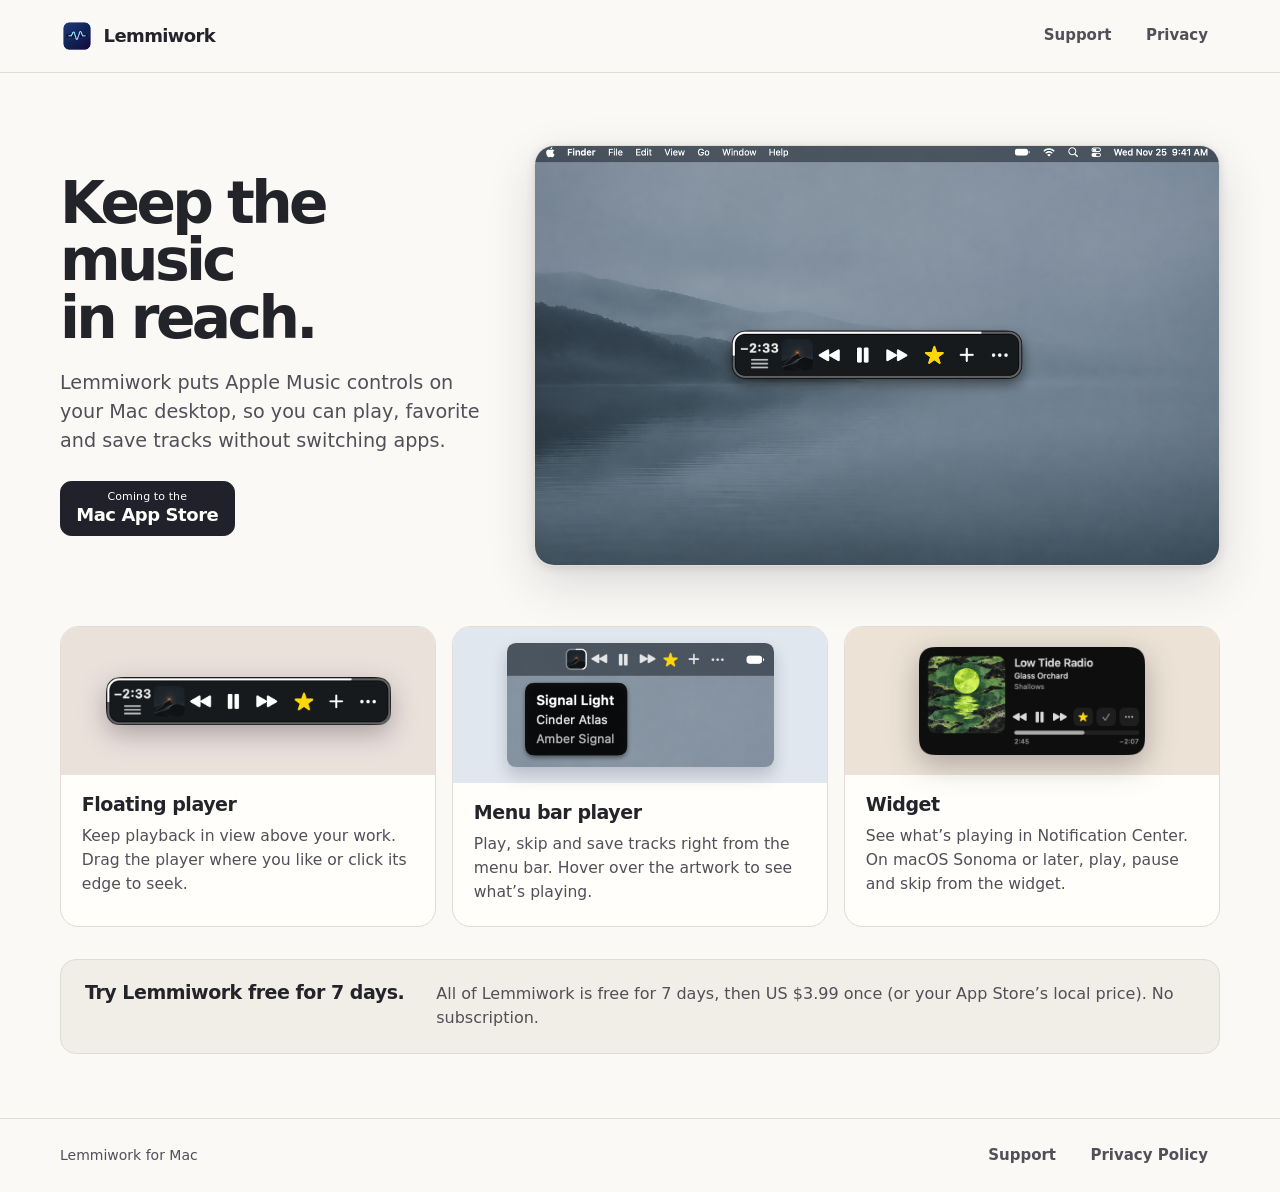
<file: index.html>
<!doctype html>
<html lang="en">
<head>
  <meta charset="utf-8">
  <meta name="viewport" content="width=device-width, initial-scale=1">
  <meta name="description" content="Lemmiwork keeps Apple Music controls within reach while you work on your Mac.">
  <title>Lemmiwork — Apple Music within reach</title>
  <link rel="icon" href="images/lemmiwork-icon.png" type="image/png">
  <link rel="stylesheet" href="style.css">
</head>
<body>
  <a class="skip-link" href="#main">Skip to content</a>
  <header class="site-header">
    <div class="shell header-inner">
      <a class="brand" href="index.html" aria-current="page">
        <img src="images/lemmiwork-icon.png" width="34" height="34" alt="">
        Lemmiwork
      </a>
      <nav class="site-nav" aria-label="Main">
        <a href="support.html">Support</a>
        <a href="privacy.html">Privacy</a>
      </nav>
    </div>
  </header>

  <main id="main" tabindex="-1" class="shell">
    <section class="hero" aria-labelledby="hero-title">
      <div class="hero-copy">
        <h1 id="hero-title">Keep the music<br>in reach.</h1>
        <p>Lemmiwork puts Apple Music controls on your Mac desktop, so you can play, favorite and save tracks without switching apps.</p>
        <a class="store-badge" href="#app-store">
          <small>Coming to the</small>
          Mac App Store
        </a>
      </div>
      <img class="hero-image" src="images/floating-player-desktop.png" width="1310" height="802"
        alt="Lemmiwork’s floating player over a Mac desktop with a misty lake wallpaper">
    </section>

    <section class="features" aria-label="Players">
      <article class="feature">
        <div class="feature-image floating-preview">
          <img src="images/floating-player.png" width="762" height="129"
            alt="Floating player with artwork, playback controls and a highlighted Favorite star">
        </div>
        <div class="feature-copy">
          <h2>Floating player</h2>
          <p>Keep playback in view above your work. Drag the player where you like or click its edge to seek.</p>
        </div>
      </article>
      <article class="feature">
        <div class="feature-image menu-preview">
          <img src="images/menu-bar-player.png" width="948" height="441"
            alt="Menu bar controls with the current track details shown underneath">
        </div>
        <div class="feature-copy">
          <h2>Menu bar player</h2>
          <p>Play, skip and save tracks right from the menu bar. Hover over the artwork to see what’s playing.</p>
        </div>
      </article>
      <article class="feature">
        <div class="feature-image widget-preview">
          <img src="images/notification-center-widget.png" width="1032" height="492"
            alt="Medium widget showing track details, artwork, playback controls and progress">
        </div>
        <div class="feature-copy">
          <h2>Widget</h2>
          <p>See what’s playing in Notification Center. On macOS Sonoma or later, play, pause and skip from the widget.</p>
        </div>
      </article>
    </section>

    <section class="purchase" id="app-store" aria-labelledby="purchase-title">
      <h2 id="purchase-title">Try Lemmiwork free for 7 days.</h2>
      <p>All of Lemmiwork is free for 7 days, then US&nbsp;$3.99 once (or your App Store’s local price). No subscription.</p>
    </section>
  </main>

  <footer class="site-footer">
    <div class="shell footer-inner">
      <span>Lemmiwork for Mac</span>
      <nav class="site-nav" aria-label="Footer">
        <a href="support.html">Support</a>
        <a href="privacy.html">Privacy Policy</a>
      </nav>
    </div>
  </footer>
</body>
</html>
</file>
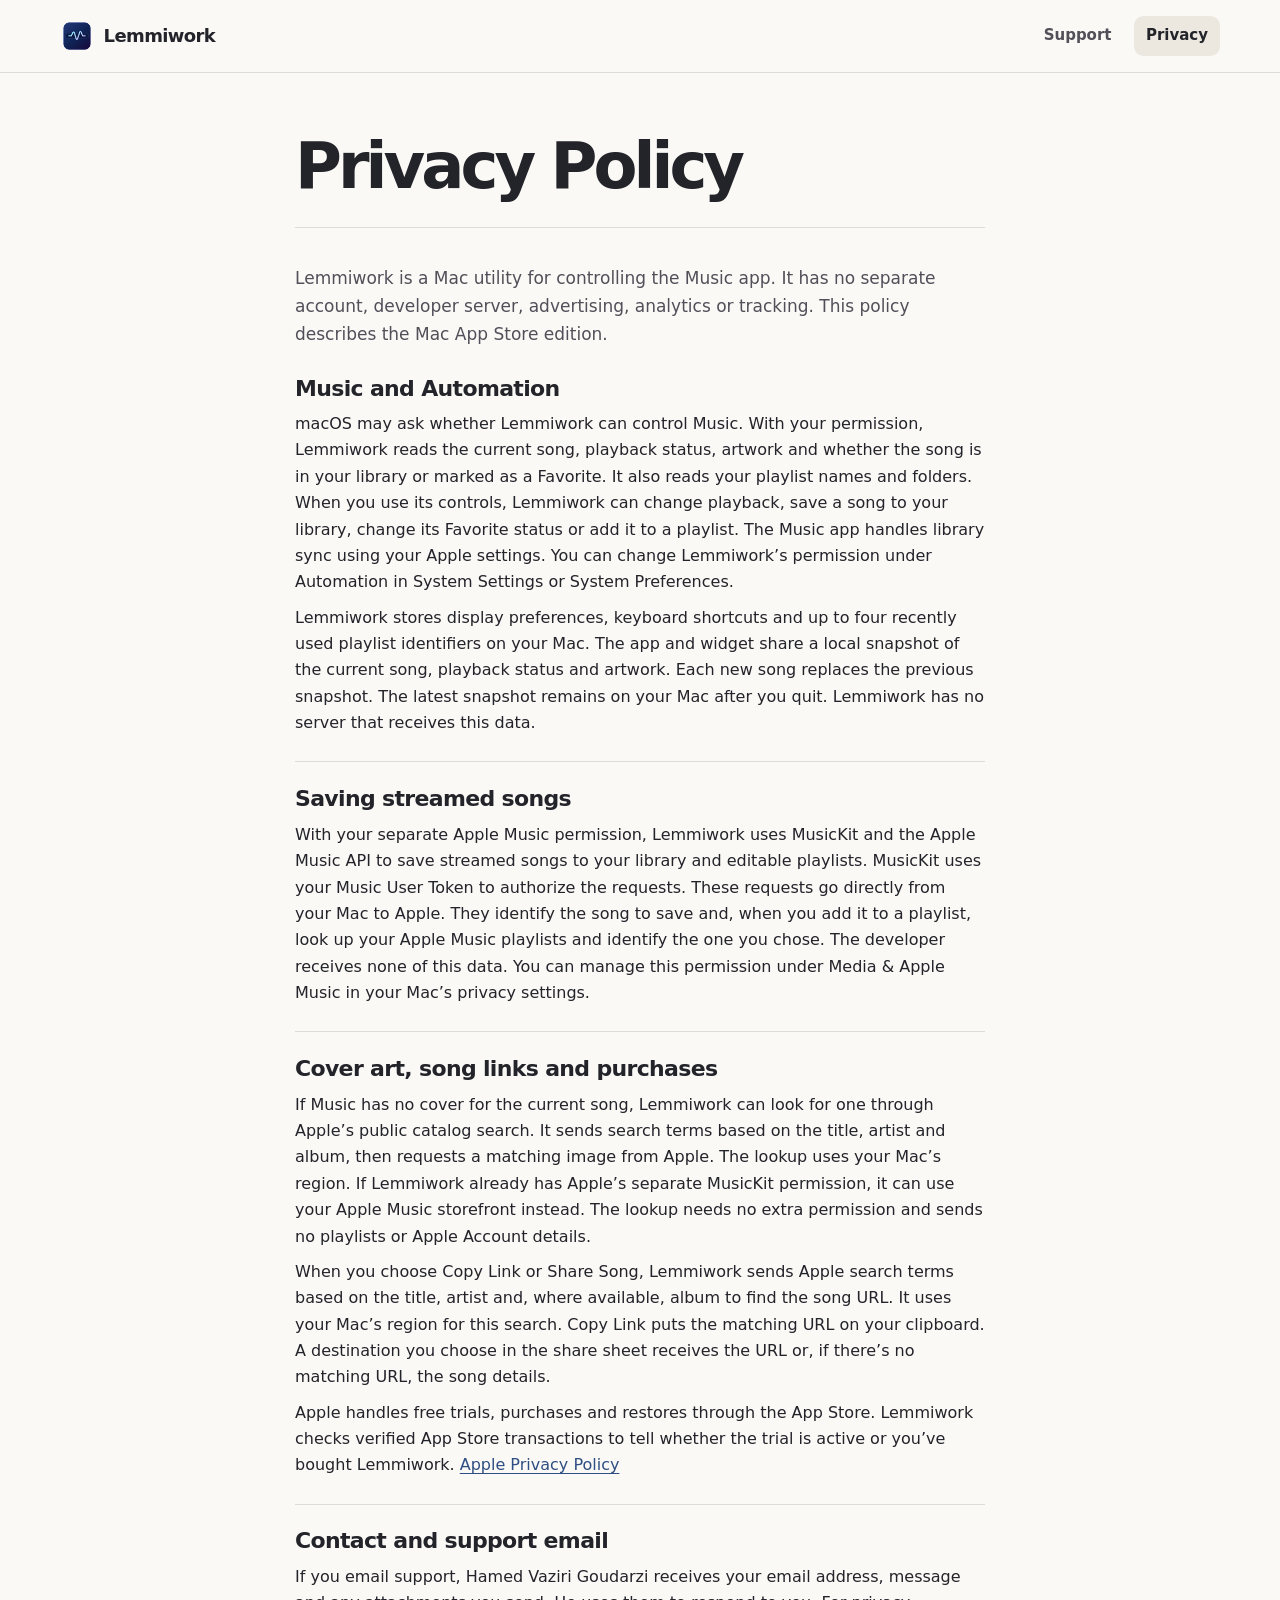
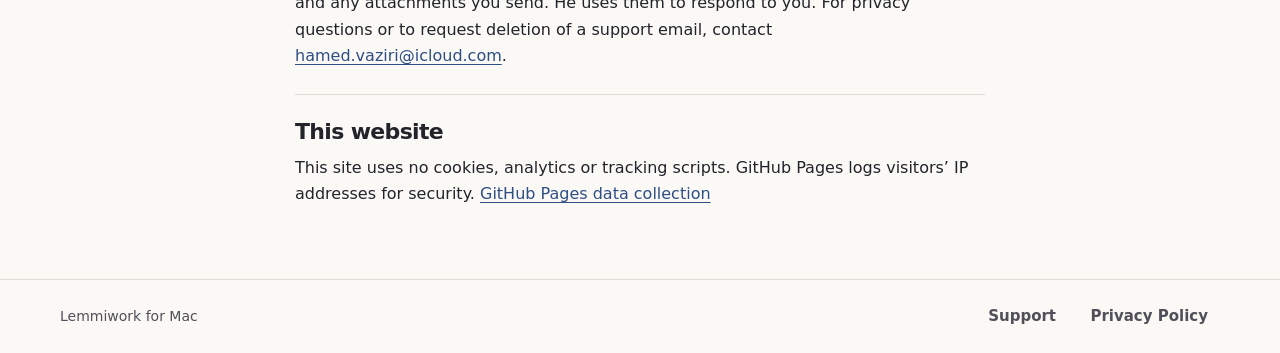
<file: privacy.html>
<!doctype html>
<html lang="en">
<head>
  <meta charset="utf-8">
  <meta name="viewport" content="width=device-width, initial-scale=1">
  <meta name="description" content="How Lemmiwork handles your information.">
  <title>Privacy Policy — Lemmiwork</title>
  <link rel="icon" href="images/lemmiwork-icon.png" type="image/png">
  <link rel="stylesheet" href="style.css">
</head>
<body>
  <a class="skip-link" href="#main">Skip to content</a>
  <header class="site-header">
    <div class="shell header-inner">
      <a class="brand" href="index.html">
        <img src="images/lemmiwork-icon.png" width="34" height="34" alt="">
        Lemmiwork
      </a>
      <nav class="site-nav" aria-label="Main">
        <a href="support.html">Support</a>
        <a href="privacy.html" aria-current="page">Privacy</a>
      </nav>
    </div>
  </header>

  <main id="main" tabindex="-1" class="shell document document-privacy">
    <div class="document-heading">
      <h1>Privacy Policy</h1>
    </div>
    <div class="prose">
      <p class="policy-intro">Lemmiwork is a Mac utility for controlling the Music app. It has no separate account, developer server, advertising, analytics or tracking. This policy describes the Mac App Store edition.</p>

      <section>
        <h2>Music and Automation</h2>
        <p>macOS may ask whether Lemmiwork can control Music. With your permission, Lemmiwork reads the current song, playback status, artwork and whether the song is in your library or marked as a Favorite. It also reads your playlist names and folders. When you use its controls, Lemmiwork can change playback, save a song to your library, change its Favorite status or add it to a playlist. The Music app handles library sync using your Apple settings. You can change Lemmiwork’s permission under Automation in System Settings or System Preferences.</p>
        <p>Lemmiwork stores display preferences, keyboard shortcuts and up to four recently used playlist identifiers on your Mac. The app and widget share a local snapshot of the current song, playback status and artwork. Each new song replaces the previous snapshot. The latest snapshot remains on your Mac after you quit. Lemmiwork has no server that receives this data.</p>
      </section>

      <section>
        <h2>Saving streamed songs</h2>
        <p>With your separate Apple Music permission, Lemmiwork uses MusicKit and the Apple Music API to save streamed songs to your library and editable playlists. MusicKit uses your Music User Token to authorize the requests. These requests go directly from your Mac to Apple. They identify the song to save and, when you add it to a playlist, look up your Apple Music playlists and identify the one you chose. The developer receives none of this data. You can manage this permission under Media &amp; Apple Music in your Mac’s privacy settings.</p>
      </section>

      <section>
        <h2>Cover art, song links and purchases</h2>
        <p>If Music has no cover for the current song, Lemmiwork can look for one through Apple’s public catalog search. It sends search terms based on the title, artist and album, then requests a matching image from Apple. The lookup uses your Mac’s region. If Lemmiwork already has Apple’s separate MusicKit permission, it can use your Apple Music storefront instead. The lookup needs no extra permission and sends no playlists or Apple Account details.</p>
        <p>When you choose Copy Link or Share Song, Lemmiwork sends Apple search terms based on the title, artist and, where available, album to find the song URL. It uses your Mac’s region for this search. Copy Link puts the matching URL on your clipboard. A destination you choose in the share sheet receives the URL or, if there’s no matching URL, the song details.</p>
        <p>Apple handles free trials, purchases and restores through the App Store. Lemmiwork checks verified App Store transactions to tell whether the trial is active or you’ve bought Lemmiwork. <a href="https://www.apple.com/legal/privacy/">Apple Privacy Policy</a></p>
      </section>

      <section>
        <h2>Contact and support email</h2>
        <p>If you email support, Hamed Vaziri Goudarzi receives your email address, message and any attachments you send. He uses them to respond to you. For privacy questions or to request deletion of a support email, contact <a href="mailto:hamed.vaziri@icloud.com">hamed.vaziri@icloud.com</a>.</p>
      </section>

      <section>
        <h2>This website</h2>
        <p>This site uses no cookies, analytics or tracking scripts. GitHub Pages logs visitors’ IP addresses for security. <a href="https://docs.github.com/en/pages/getting-started-with-github-pages/what-is-github-pages#data-collection">GitHub Pages data collection</a></p>
      </section>
    </div>
  </main>

  <footer class="site-footer">
    <div class="shell footer-inner">
      <span>Lemmiwork for Mac</span>
      <nav class="site-nav" aria-label="Footer">
        <a href="support.html">Support</a>
        <a href="privacy.html">Privacy Policy</a>
      </nav>
    </div>
  </footer>
</body>
</html>
</file>
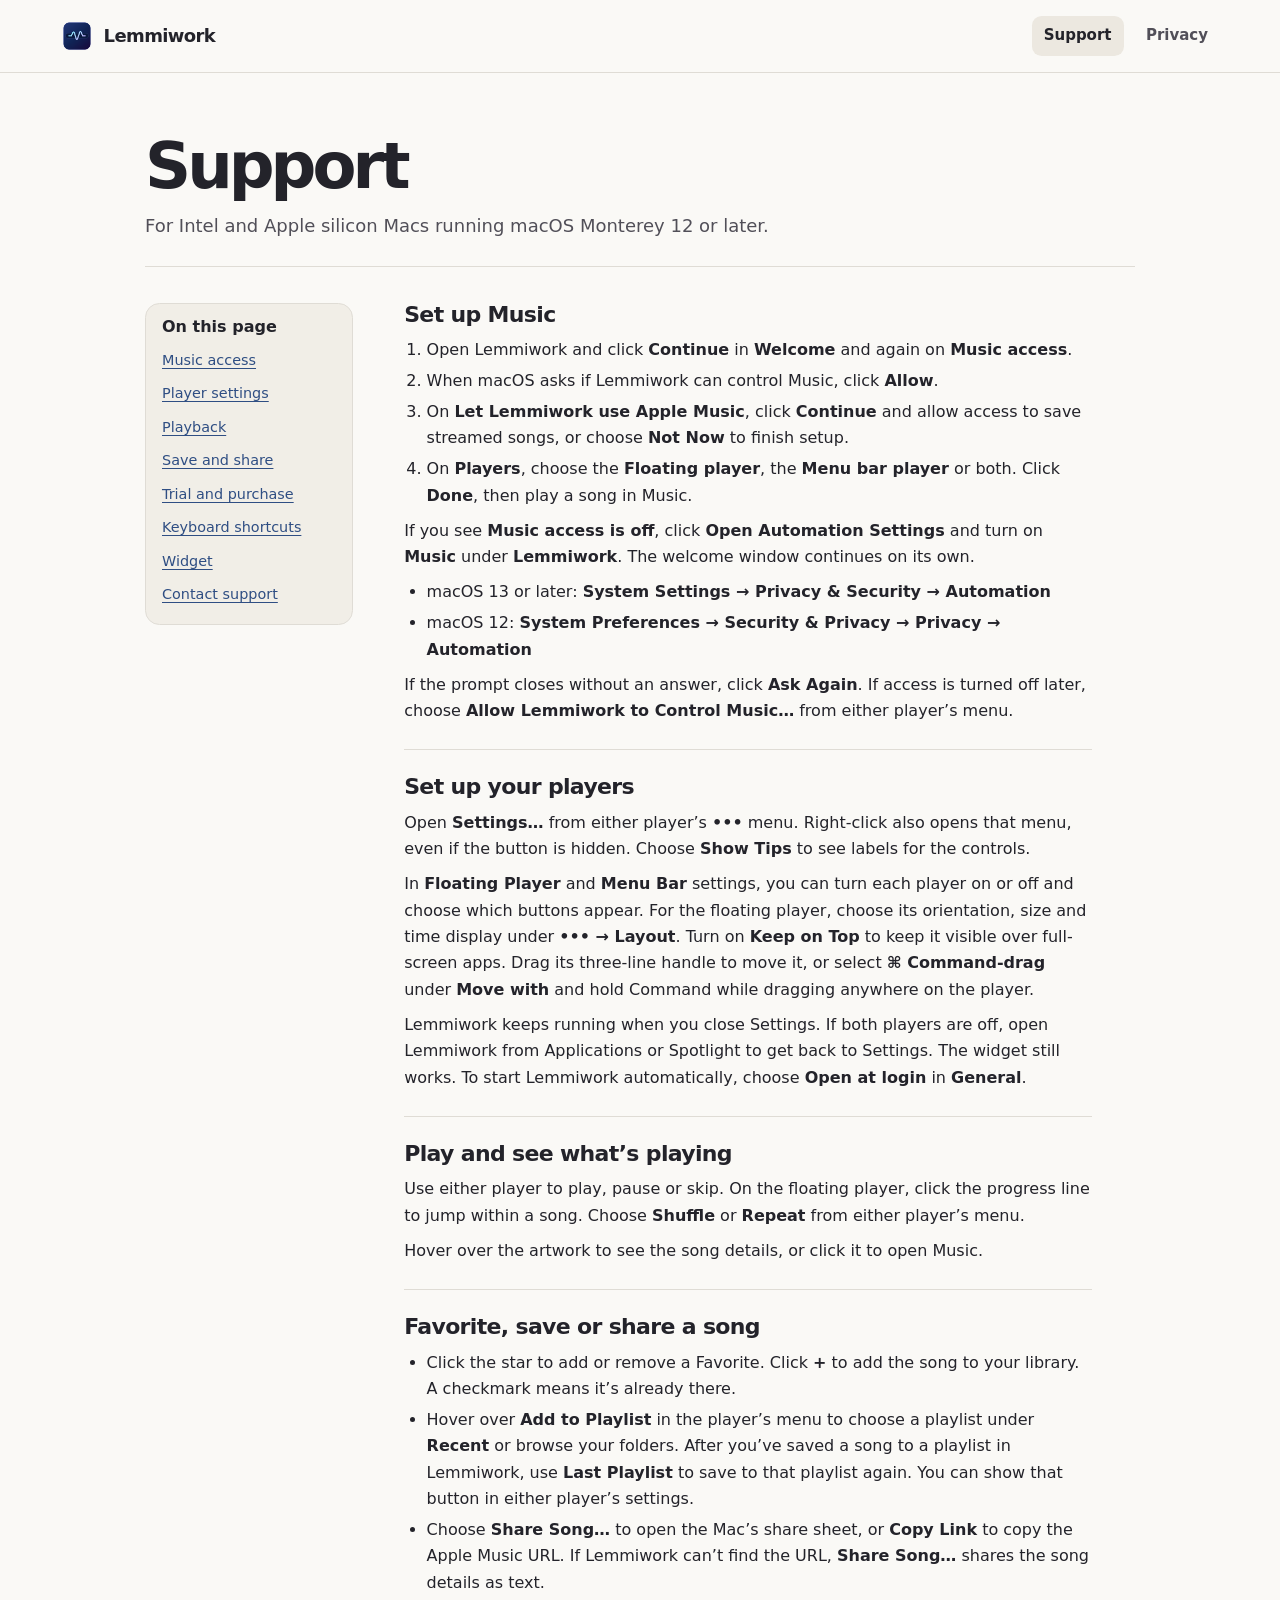
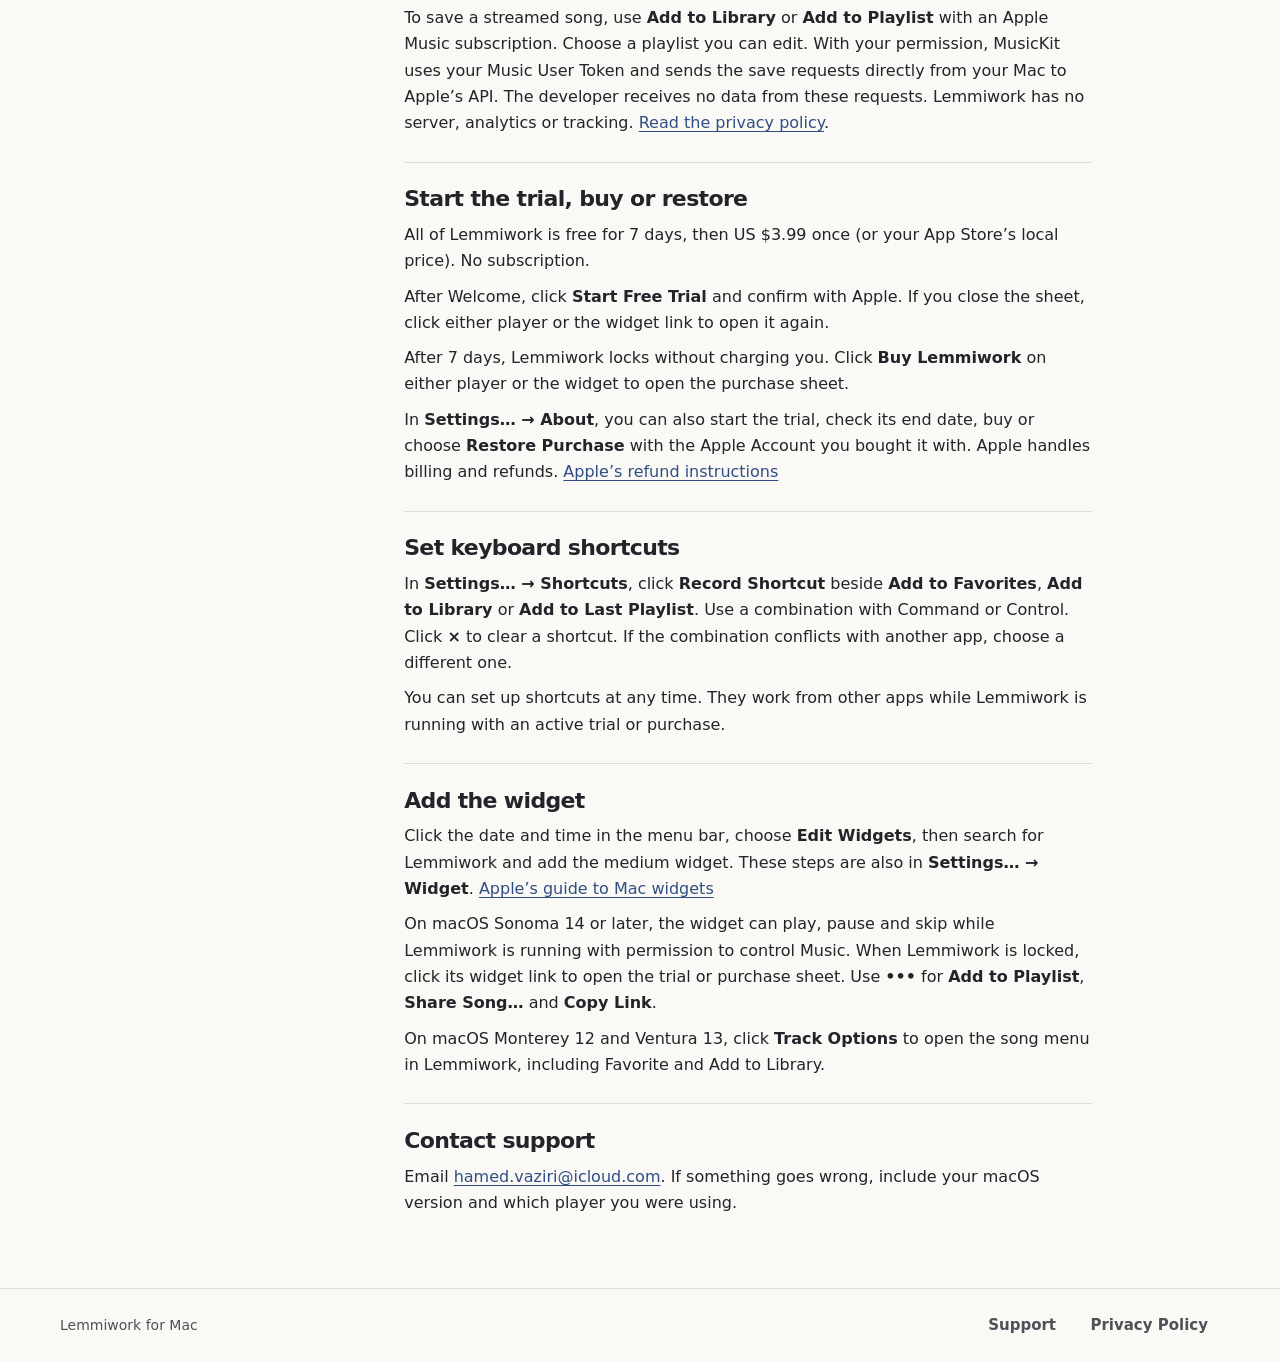
<file: support.html>
<!doctype html>
<html lang="en">
<head>
  <meta charset="utf-8">
  <meta name="viewport" content="width=device-width, initial-scale=1">
  <meta name="description" content="Set up Lemmiwork, find your controls and get help.">
  <title>Support — Lemmiwork</title>
  <link rel="icon" href="images/lemmiwork-icon.png" type="image/png">
  <link rel="stylesheet" href="style.css">
</head>
<body>
  <a class="skip-link" href="#main">Skip to content</a>
  <header class="site-header">
    <div class="shell header-inner">
      <a class="brand" href="index.html">
        <img src="images/lemmiwork-icon.png" width="34" height="34" alt="">
        Lemmiwork
      </a>
      <nav class="site-nav" aria-label="Main">
        <a href="support.html" aria-current="page">Support</a>
        <a href="privacy.html">Privacy</a>
      </nav>
    </div>
  </header>

  <main id="main" tabindex="-1" class="shell document document-support">
    <div class="document-heading">
      <h1>Support</h1>
      <p>For Intel and Apple silicon Macs running macOS Monterey 12 or later.</p>
    </div>
    <div class="support-layout">
      <nav class="toc" aria-labelledby="toc-title">
        <h2 id="toc-title">On this page</h2>
        <ul>
          <li><a href="#music-access">Music access</a></li>
          <li><a href="#players">Player settings</a></li>
          <li><a href="#playback">Playback</a></li>
          <li><a href="#save-and-share">Save and share</a></li>
          <li><a href="#purchases">Trial and purchase</a></li>
          <li><a href="#shortcuts">Keyboard shortcuts</a></li>
          <li><a href="#widget">Widget</a></li>
          <li><a href="#contact">Contact support</a></li>
        </ul>
      </nav>

      <div class="prose">
        <section id="music-access">
          <h2>Set up Music</h2>
          <ol>
            <li>Open Lemmiwork and click <strong>Continue</strong> in <strong>Welcome</strong> and again on <strong>Music access</strong>.</li>
            <li>When macOS asks if Lemmiwork can control Music, click <strong>Allow</strong>.</li>
            <li>On <strong>Let Lemmiwork use Apple Music</strong>, click <strong>Continue</strong> and allow access to save streamed songs, or choose <strong>Not Now</strong> to finish setup.</li>
            <li>On <strong>Players</strong>, choose the <strong>Floating player</strong>, the <strong>Menu bar player</strong> or both. Click <strong>Done</strong>, then play a song in Music.</li>
          </ol>
          <p>If you see <strong>Music access is off</strong>, click <strong>Open Automation Settings</strong> and turn on <strong>Music</strong> under <strong>Lemmiwork</strong>. The welcome window continues on its own.</p>
          <ul>
            <li>macOS 13 or later: <strong>System Settings → Privacy &amp; Security → Automation</strong></li>
            <li>macOS 12: <strong>System Preferences → Security &amp; Privacy → Privacy → Automation</strong></li>
          </ul>
          <p>If the prompt closes without an answer, click <strong>Ask Again</strong>. If access is turned off later, choose <strong>Allow Lemmiwork to Control Music…</strong> from either player’s menu.</p>
        </section>

        <section id="players">
          <h2>Set up your players</h2>
          <p>Open <strong>Settings…</strong> from either player’s <strong>•••</strong> menu. Right-click also opens that menu, even if the button is hidden. Choose <strong>Show Tips</strong> to see labels for the controls.</p>
          <p>In <strong>Floating Player</strong> and <strong>Menu Bar</strong> settings, you can turn each player on or off and choose which buttons appear. For the floating player, choose its orientation, size and time display under <strong>••• → Layout</strong>. Turn on <strong>Keep on Top</strong> to keep it visible over full-screen apps. Drag its three-line handle to move it, or select <strong>⌘ Command-drag</strong> under <strong>Move with</strong> and hold Command while dragging anywhere on the player.</p>
          <p>Lemmiwork keeps running when you close Settings. If both players are off, open Lemmiwork from Applications or Spotlight to get back to Settings. The widget still works. To start Lemmiwork automatically, choose <strong>Open at login</strong> in <strong>General</strong>.</p>
        </section>

        <section id="playback">
          <h2>Play and see what’s playing</h2>
          <p>Use either player to play, pause or skip. On the floating player, click the progress line to jump within a song. Choose <strong>Shuffle</strong> or <strong>Repeat</strong> from either player’s menu.</p>
          <p>Hover over the artwork to see the song details, or click it to open Music.</p>
        </section>

        <section id="save-and-share">
          <h2>Favorite, save or share a song</h2>
          <ul>
            <li>Click the star to add or remove a Favorite. Click <strong>+</strong> to add the song to your library. A checkmark means it’s already there.</li>
            <li>Hover over <strong>Add to Playlist</strong> in the player’s menu to choose a playlist under <strong>Recent</strong> or browse your folders. After you’ve saved a song to a playlist in Lemmiwork, use <strong>Last Playlist</strong> to save to that playlist again. You can show that button in either player’s settings.</li>
            <li>Choose <strong>Share Song…</strong> to open the Mac’s share sheet, or <strong>Copy Link</strong> to copy the Apple Music URL. If Lemmiwork can’t find the URL, <strong>Share Song…</strong> shares the song details as text.</li>
          </ul>
          <p>To save a streamed song, use <strong>Add to Library</strong> or <strong>Add to Playlist</strong> with an Apple Music subscription. Choose a playlist you can edit. With your permission, MusicKit uses your Music User Token and sends the save requests directly from your Mac to Apple’s API. The developer receives no data from these requests. Lemmiwork has no server, analytics or tracking. <a href="privacy.html">Read the privacy policy</a>.</p>
        </section>

        <section id="purchases">
          <h2>Start the trial, buy or restore</h2>
          <p>All of Lemmiwork is free for 7 days, then US&nbsp;$3.99 once (or your App Store’s local price). No subscription.</p>
          <p>After Welcome, click <strong>Start Free Trial</strong> and confirm with Apple. If you close the sheet, click either player or the widget link to open it again.</p>
          <p>After 7 days, Lemmiwork locks without charging you. Click <strong>Buy Lemmiwork</strong> on either player or the widget to open the purchase sheet.</p>
          <p>In <strong>Settings… → About</strong>, you can also start the trial, check its end date, buy or choose <strong>Restore Purchase</strong> with the Apple Account you bought it with. Apple handles billing and refunds. <a href="https://support.apple.com/en-us/118223">Apple’s refund instructions</a></p>
        </section>

        <section id="shortcuts">
          <h2>Set keyboard shortcuts</h2>
          <p>In <strong>Settings… → Shortcuts</strong>, click <strong>Record Shortcut</strong> beside <strong>Add to Favorites</strong>, <strong>Add to Library</strong> or <strong>Add to Last Playlist</strong>. Use a combination with Command or Control. Click <strong>×</strong> to clear a shortcut. If the combination conflicts with another app, choose a different one.</p>
          <p>You can set up shortcuts at any time. They work from other apps while Lemmiwork is running with an active trial or purchase.</p>
        </section>

        <section id="widget">
          <h2>Add the widget</h2>
          <p>Click the date and time in the menu bar, choose <strong>Edit Widgets</strong>, then search for Lemmiwork and add the medium widget. These steps are also in <strong>Settings… → Widget</strong>. <a href="https://support.apple.com/guide/mac-help/add-and-customize-widgets-mchl52be5da5/mac">Apple’s guide to Mac widgets</a></p>
          <p>On macOS Sonoma 14 or later, the widget can play, pause and skip while Lemmiwork is running with permission to control Music. When Lemmiwork is locked, click its widget link to open the trial or purchase sheet. Use <strong>•••</strong> for <strong>Add to Playlist</strong>, <strong>Share Song…</strong> and <strong>Copy Link</strong>.</p>
          <p>On macOS Monterey 12 and Ventura 13, click <strong>Track Options</strong> to open the song menu in Lemmiwork, including Favorite and Add to Library.</p>
        </section>

        <section id="contact">
          <h2>Contact support</h2>
          <p>Email <a href="mailto:hamed.vaziri@icloud.com">hamed.vaziri@icloud.com</a>. If something goes wrong, include your macOS version and which player you were using.</p>
        </section>
      </div>
    </div>
  </main>

  <footer class="site-footer">
    <div class="shell footer-inner">
      <span>Lemmiwork for Mac</span>
      <nav class="site-nav" aria-label="Footer">
        <a href="support.html">Support</a>
        <a href="privacy.html">Privacy Policy</a>
      </nav>
    </div>
  </footer>
</body>
</html>
</file>
<file: style.css>
:root {
  color-scheme: light dark;
  font-family: -apple-system, BlinkMacSystemFont, system-ui, sans-serif;
  font-size: 100%;
  --page: #faf9f6;
  --surface: #fffefa;
  --ink: #23232a;
  --muted: #514f58;
  --rule: #dfdcd5;
  --link: #2f4e83;
  --soft: #f1eee7;
  --current: #ece8e0;
  --floating: #eae1db;
  --menu: #e0e7ef;
  --widget: #ece3d6;
  --badge: #20212a;
  --badge-ink: #fffefa;
  --image-shadow: 0 18px 48px #28203025, 0 2px 8px #28203020;
}

@media (prefers-color-scheme: dark) {
  :root {
    --page: #171719;
    --surface: #1e1e22;
    --ink: #f3f0eb;
    --muted: #c1bdc6;
    --rule: #37353c;
    --link: #a9c6ff;
    --soft: #232328;
    --current: #302e35;
    --floating: #352833;
    --menu: #273344;
    --widget: #362c28;
    --badge: #f0eeeb;
    --badge-ink: #20212a;
    --image-shadow: 0 18px 48px #0006, 0 2px 8px #0005;
  }
}

*, *::before, *::after {
  box-sizing: border-box;
}

body {
  margin: 0;
  min-height: 100vh;
  display: flex;
  flex-direction: column;
  background: var(--page);
  color: var(--ink);
  line-height: 1.55;
  -webkit-text-size-adjust: 100%;
}

main {
  flex: 1;
}

a {
  color: var(--link);
  text-underline-offset: 0.18em;
}

a:focus-visible {
  outline: 2px solid var(--link);
  outline-offset: 4px;
}

img {
  display: block;
  max-width: 100%;
  height: auto;
}

h1, h2, p {
  margin: 0;
}

h1, h2 {
  line-height: 1.1;
}

[id] {
  scroll-margin-top: 1.5rem;
}

.shell {
  width: min(1160px, calc(100% - 64px));
  margin-inline: auto;
}

.skip-link {
  position: absolute;
  z-index: 1;
  top: 0.75rem;
  left: 0.75rem;
  padding: 0.6rem 0.85rem;
  background: var(--surface);
  transform: translateY(-175%);
}

.skip-link:focus {
  transform: translateY(0);
}

.site-header {
  border-bottom: 1px solid var(--rule);
}

.header-inner,
.footer-inner {
  display: flex;
  align-items: center;
  justify-content: space-between;
  gap: 1rem;
}

.header-inner {
  min-height: 72px;
}

.brand {
  display: inline-flex;
  align-items: center;
  gap: 0.6rem;
  color: var(--ink);
  font-size: 1.125rem;
  font-weight: 700;
  letter-spacing: -0.035em;
  text-decoration: none;
}

.brand img {
  flex: none;
}

.site-nav {
  display: flex;
  flex-wrap: wrap;
  align-items: center;
  gap: 0.35rem 0.65rem;
  font-size: 0.9375rem;
}

.site-nav a {
  border-radius: 0.6rem;
  padding: 0.55rem 0.75rem;
  color: var(--muted);
  font-weight: 550;
  text-decoration: none;
}

.site-nav a:hover,
.site-nav a[aria-current="page"] {
  background: var(--current);
  color: var(--ink);
}

.hero {
  display: grid;
  grid-template-columns: minmax(0, 0.82fr) minmax(0, 1.34fr);
  align-items: center;
  gap: clamp(2rem, 4.2vw, 4.5rem);
  padding-block: 4.5rem 3.75rem;
}

.hero h1,
.document-heading h1 {
  font-weight: 730;
  letter-spacing: -0.062em;
}

.hero h1 {
  font-size: clamp(3rem, 4.55vw, 4rem);
  line-height: 0.99;
}

.hero p {
  max-width: 36ch;
  margin-top: 1.35rem;
  color: var(--muted);
  font-size: clamp(1.0625rem, 1.5vw, 1.25rem);
  line-height: 1.5;
}

.hero-image {
  width: 100%;
  border: 1px solid var(--rule);
  border-radius: 1.25rem;
  box-shadow: var(--image-shadow);
}

.store-badge {
  display: inline-flex;
  flex-direction: column;
  align-items: center;
  margin-top: 1.6rem;
  border: 1px solid var(--badge);
  border-radius: 0.7rem;
  padding: 0.53rem 0.95rem 0.62rem;
  background: var(--badge);
  color: var(--badge-ink);
  font-size: 1.125rem;
  font-weight: 660;
  letter-spacing: -0.025em;
  line-height: 1.1;
  text-decoration: none;
}

.store-badge small {
  margin-bottom: 0.16rem;
  font-size: 0.6875rem;
  font-weight: 500;
  letter-spacing: 0.01em;
}

.store-badge:hover {
  filter: brightness(0.89);
}

.features {
  display: grid;
  grid-template-columns: repeat(3, minmax(0, 1fr));
  gap: 1rem;
}

.feature {
  overflow: hidden;
  border: 1px solid var(--rule);
  border-radius: 1.15rem;
  background: var(--surface);
}

.feature-image {
  display: grid;
  place-items: center;
  min-height: 9.25rem;
  padding: 1rem;
}

.floating-preview {
  background: var(--floating);
}

.floating-preview img {
  width: min(90%, 285px);
  filter: drop-shadow(0 9px 13px #25172c50);
}

.menu-preview {
  background: var(--menu);
}

.menu-preview img {
  width: min(90%, 267px);
  border-radius: 0.55rem;
  box-shadow: 0 8px 16px #13203235;
}

.widget-preview {
  background: var(--widget);
}

.widget-preview img {
  width: min(88%, 226px);
  filter: drop-shadow(0 9px 15px #251a2450);
}

.feature-copy {
  padding: 1.2rem 1.3rem 1.35rem;
}

.feature-copy h2 {
  font-size: 1.1875rem;
  letter-spacing: -0.025em;
}

.feature-copy p {
  margin-top: 0.55rem;
  color: var(--muted);
  font-size: 0.975rem;
}

.purchase {
  display: flex;
  align-items: baseline;
  justify-content: space-between;
  gap: 0.7rem 2rem;
  margin-block: 2rem 4rem;
  border: 1px solid var(--rule);
  border-radius: 1rem;
  padding: 1.35rem 1.5rem;
  background: var(--soft);
}

.purchase h2 {
  flex-shrink: 0;
  font-size: 1.1875rem;
  letter-spacing: -0.025em;
}

.purchase p {
  color: var(--muted);
}

.site-footer {
  border-top: 1px solid var(--rule);
}

.footer-inner {
  min-height: 73px;
  padding-block: 0.5rem;
  color: var(--muted);
  font-size: 0.875rem;
}

.document {
  padding-block: 3.6rem 4.5rem;
  overflow-wrap: anywhere;
}

.document-support {
  max-width: 990px;
}

.document-privacy {
  max-width: 690px;
}

.document-heading {
  margin-bottom: 2.2rem;
  border-bottom: 1px solid var(--rule);
  padding-bottom: 1.65rem;
}

.document-heading h1 {
  font-size: clamp(2.85rem, 5vw, 4rem);
}

.document-heading p {
  margin-top: 0.7rem;
  color: var(--muted);
  font-size: 1.125rem;
}

.support-layout {
  display: grid;
  grid-template-columns: minmax(0, 13rem) minmax(0, 43rem);
  align-items: start;
  gap: clamp(1.6rem, 4vw, 4.5rem);
}

.toc {
  position: sticky;
  top: 1.5rem;
  border: 1px solid var(--rule);
  border-radius: 0.9rem;
  padding: 0.9rem 1rem;
  background: var(--soft);
}

.toc h2 {
  margin-bottom: 0.55rem;
  font-size: 1rem;
}

.toc ul {
  display: grid;
  gap: 0.2rem;
  margin: 0;
  padding: 0;
  list-style: none;
}

.toc a {
  display: block;
  padding: 0.32rem 0;
  font-size: 0.9rem;
  line-height: 1.4;
}

.prose {
  line-height: 1.65;
}

.prose section + section {
  margin-top: 1.55rem;
  border-top: 1px solid var(--rule);
  padding-top: 1.55rem;
}

.prose h2 {
  margin-bottom: 0.65rem;
  font-size: 1.375rem;
  letter-spacing: -0.03em;
}

.prose p + p,
.prose p + ul,
.prose p + ol,
.prose ul + p,
.prose ol + p {
  margin-top: 0.55rem;
}

.prose ul,
.prose ol {
  margin-block: 0;
  padding-inline-start: 1.4rem;
}

.prose li + li {
  margin-top: 0.28rem;
}

.policy-intro {
  margin-bottom: 1.8rem;
  color: var(--muted);
  font-size: 1.0625rem;
}

@media (max-width: 900px) {
  .hero {
    gap: 1.75rem;
  }
}

@media (max-width: 720px) {
  .shell {
    width: min(100% - 40px, 34rem);
  }

  .hero {
    grid-template-columns: 1fr;
    gap: 1.85rem;
    padding-block: 2.55rem 1.85rem;
  }

  .hero h1 {
    font-size: clamp(2.85rem, 10.5vw, 4rem);
  }

  .features,
  .support-layout {
    grid-template-columns: 1fr;
  }

  .feature-image {
    min-height: 8rem;
  }

  .purchase {
    flex-direction: column;
    margin-block: 1.5rem 2.75rem;
  }

  .document {
    padding-block: 2.35rem 3rem;
  }

  .document-heading {
    margin-bottom: 1.3rem;
    padding-bottom: 1.15rem;
  }

  .toc {
    position: static;
  }

  .toc ul {
    grid-template-columns: repeat(2, minmax(0, 1fr));
    column-gap: 0.8rem;
  }
}

@media (max-width: 420px) {
  .header-inner {
    min-height: 62px;
  }

  .site-nav {
    gap: 0.1rem;
  }

  .site-nav a {
    padding-inline: 0.48rem;
  }
}
</file>
